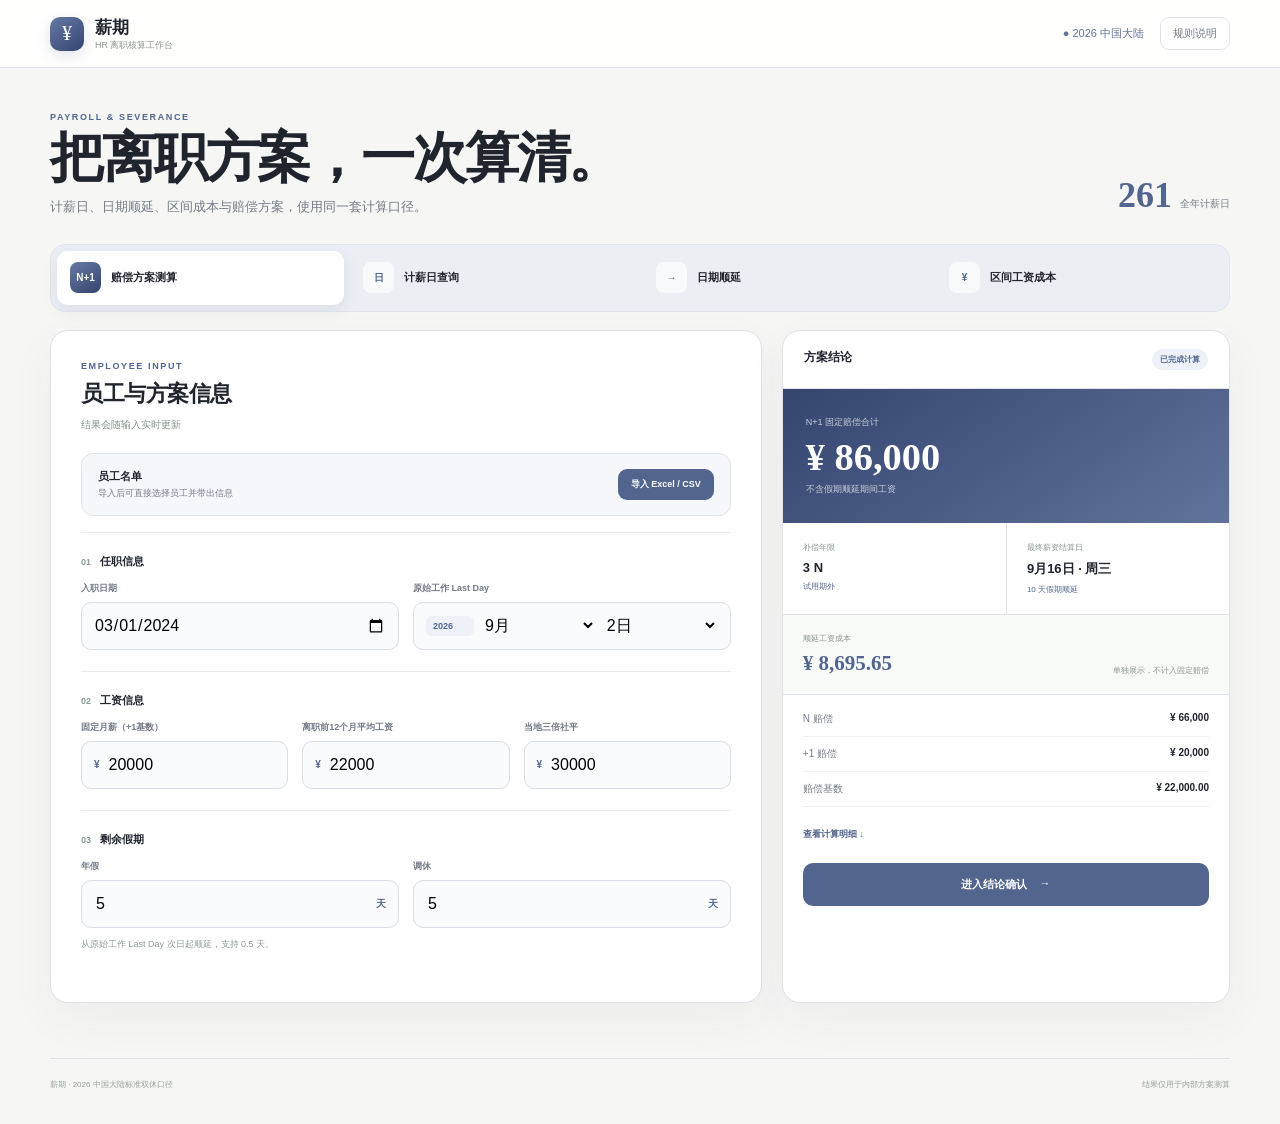
<file: index.html>
<!DOCTYPE html><html lang="zh-CN"><head><meta charSet="utf-8"/><meta name="viewport" content="width=device-width, initial-scale=1"/><link rel="stylesheet" href="/_next/static/chunks/0svtv0v7cp5e1.css" data-precedence="next"/><link rel="preload" as="script" fetchPriority="low" href="/_next/static/chunks/0ht900cau6_ur.js"/><script src="/_next/static/chunks/0vqnltl8sl3p_.js" async=""></script><script src="/_next/static/chunks/0.rxwb~e6m~y..js" async=""></script><script src="/_next/static/chunks/turbopack-06ykm83l72~6q.js" async=""></script><script src="/_next/static/chunks/05gg3cnw0j-03.js" async=""></script><script src="/_next/static/chunks/0k6kr~ze-.qya.js" async=""></script><script src="/_next/static/chunks/0-ldpa4u433ui.js" async=""></script><title>薪期｜发薪日查询器</title><meta name="description" content="查询每月及任意时间段内的发薪日数量和具体日期"/><script src="/_next/static/chunks/03~yq9q893hmn.js" noModule=""></script></head><body><div hidden=""><!--$--><!--/$--></div><main><header><div class="brand"><i>¥</i><b>薪期<small>HR 离职核算工作台</small></b></div><div class="head-actions"><span>● 2026 中国大陆</span><button>规则说明</button></div></header><section class="intro"><div><em>PAYROLL &amp; SEVERANCE</em><h1>把离职方案，一次算清。</h1><p>计薪日、日期顺延、区间成本与赔偿方案，使用同一套计算口径。</p></div><div><strong>261</strong><span>全年计薪日</span></div></section><nav><button class="active"><i>N+1</i><b>赔偿方案测算</b></button><button class=""><i>日</i><b>计薪日查询</b></button><button class=""><i>→</i><b>日期顺延</b></button><button class=""><i>¥</i><b>区间工资成本</b></button></nav><section class="workspace plan"><div class="card form"><div class="title"><em>EMPLOYEE INPUT</em><h2>员工与方案信息</h2><span>结果会随输入实时更新</span></div><div class="roster"><div><b>员工名单</b><span>导入后可直接选择员工并带出信息</span></div><label class="upload">导入 Excel / CSV<input type="file" accept=".xlsx,.xls,.csv"/></label></div><section class="group"><h3><i>01</i>任职信息</h3><div class="grid"><label class="field"><span>入职日期</span><input type="date" max="2026-09-02" value="2024-03-01"/></label><label class="field"><span>原始工作 Last Day</span><div class="date"><b>2026</b><select><option value="1">1<!-- -->月</option><option value="2">2<!-- -->月</option><option value="3">3<!-- -->月</option><option value="4">4<!-- -->月</option><option value="5">5<!-- -->月</option><option value="6">6<!-- -->月</option><option value="7">7<!-- -->月</option><option value="8">8<!-- -->月</option><option value="9" selected="">9<!-- -->月</option><option value="10">10<!-- -->月</option><option value="11">11<!-- -->月</option><option value="12">12<!-- -->月</option></select><select><option value="1">1<!-- -->日</option><option value="2" selected="">2<!-- -->日</option><option value="3">3<!-- -->日</option><option value="4">4<!-- -->日</option><option value="5">5<!-- -->日</option><option value="6">6<!-- -->日</option><option value="7">7<!-- -->日</option><option value="8">8<!-- -->日</option><option value="9">9<!-- -->日</option><option value="10">10<!-- -->日</option><option value="11">11<!-- -->日</option><option value="12">12<!-- -->日</option><option value="13">13<!-- -->日</option><option value="14">14<!-- -->日</option><option value="15">15<!-- -->日</option><option value="16">16<!-- -->日</option><option value="17">17<!-- -->日</option><option value="18">18<!-- -->日</option><option value="19">19<!-- -->日</option><option value="20">20<!-- -->日</option><option value="21">21<!-- -->日</option><option value="22">22<!-- -->日</option><option value="23">23<!-- -->日</option><option value="24">24<!-- -->日</option><option value="25">25<!-- -->日</option><option value="26">26<!-- -->日</option><option value="27">27<!-- -->日</option><option value="28">28<!-- -->日</option><option value="29">29<!-- -->日</option><option value="30">30<!-- -->日</option></select></div></label></div></section><section class="group"><h3><i>02</i>工资信息</h3><div class="grid three"><label class="field"><span>固定月薪（+1基数）</span><div class="input"><span>¥</span><input type="number" min="0" step="100" value="20000"/></div></label><label class="field"><span>离职前12个月平均工资</span><div class="input"><span>¥</span><input type="number" min="0" step="100" value="22000"/></div></label><label class="field"><span>当地三倍社平</span><div class="input"><span>¥</span><input type="number" min="0" step="100" value="30000"/></div></label></div></section><section class="group"><h3><i>03</i>剩余假期</h3><div class="grid"><label class="field"><span>年假</span><div class="input"><input type="number" min="0" step="0.5" value="5"/><span>天</span></div></label><label class="field"><span>调休</span><div class="input"><input type="number" min="0" step="0.5" value="5"/><span>天</span></div></label></div><p class="hint">从原始工作 Last Day 次日起顺延，支持 0.5 天。</p></section></div><aside class="card summary"><div class="summary-head"><b>方案结论</b><span>已完成计算</span></div><div class="total"><small>N+1 固定赔偿合计</small><strong>¥ 86,000</strong><em>不含假期顺延期间工资</em></div><div class="keys"><div><small>补偿年限</small><b>3<!-- --> N</b><em>试用期外</em></div><div><small>最终薪资结算日</small><b>9月16日 · 周三</b><em>10<!-- --> 天假期顺延</em></div></div><div class="extend"><div><small>顺延工资成本</small><strong>¥ 8,695.65</strong></div><span>单独展示，不计入固定赔偿</span></div><div class="lines"><p><span>N 赔偿</span><b>¥ 66,000</b></p><p><span>+1 赔偿</span><b>¥ 20,000</b></p><p><span>赔偿基数</span><b>¥ 22,000.00</b></p></div><button class="more">查看<!-- -->计算明细 <!-- -->↓</button><button class="primary confirm-go">进入结论确认 <span>→</span></button></aside></section><footer><span>薪期 · 2026 中国大陆标准双休口径</span><span>结果仅用于内部方案测算</span></footer></main><!--$--><!--/$--><script src="/_next/static/chunks/0ht900cau6_ur.js" id="_R_" async=""></script><script>(self.__next_f=self.__next_f||[]).push([0])</script><script>self.__next_f.push([1,"1:\"$Sreact.fragment\"\n2:I[39756,[\"/_next/static/chunks/05gg3cnw0j-03.js\",\"/_next/static/chunks/0k6kr~ze-.qya.js\"],\"default\"]\n3:I[37457,[\"/_next/static/chunks/05gg3cnw0j-03.js\",\"/_next/static/chunks/0k6kr~ze-.qya.js\"],\"default\"]\n4:I[47257,[\"/_next/static/chunks/05gg3cnw0j-03.js\",\"/_next/static/chunks/0k6kr~ze-.qya.js\"],\"ClientPageRoot\"]\n5:I[31713,[\"/_next/static/chunks/05gg3cnw0j-03.js\",\"/_next/static/chunks/0k6kr~ze-.qya.js\",\"/_next/static/chunks/0-ldpa4u433ui.js\"],\"default\"]\n8:I[97367,[\"/_next/static/chunks/05gg3cnw0j-03.js\",\"/_next/static/chunks/0k6kr~ze-.qya.js\"],\"OutletBoundary\"]\n9:\"$Sreact.suspense\"\nb:I[97367,[\"/_next/static/chunks/05gg3cnw0j-03.js\",\"/_next/static/chunks/0k6kr~ze-.qya.js\"],\"ViewportBoundary\"]\nd:I[97367,[\"/_next/static/chunks/05gg3cnw0j-03.js\",\"/_next/static/chunks/0k6kr~ze-.qya.js\"],\"MetadataBoundary\"]\nf:I[68027,[\"/_next/static/chunks/05gg3cnw0j-03.js\",\"/_next/static/chunks/0k6kr~ze-.qya.js\"],\"default\",1]\n:HL[\"/_next/static/chunks/0svtv0v7cp5e1.css\",\"style\"]\n"])</script><script>self.__next_f.push([1,"0:{\"P\":null,\"c\":[\"\",\"\"],\"q\":\"\",\"i\":false,\"f\":[[[\"\",{\"children\":[\"__PAGE__\",{}]},\"$undefined\",\"$undefined\",16],[[\"$\",\"$1\",\"c\",{\"children\":[[[\"$\",\"link\",\"0\",{\"rel\":\"stylesheet\",\"href\":\"/_next/static/chunks/0svtv0v7cp5e1.css\",\"precedence\":\"next\",\"crossOrigin\":\"$undefined\",\"nonce\":\"$undefined\"}],[\"$\",\"script\",\"script-0\",{\"src\":\"/_next/static/chunks/05gg3cnw0j-03.js\",\"async\":true,\"nonce\":\"$undefined\"}],[\"$\",\"script\",\"script-1\",{\"src\":\"/_next/static/chunks/0k6kr~ze-.qya.js\",\"async\":true,\"nonce\":\"$undefined\"}]],[\"$\",\"html\",null,{\"lang\":\"zh-CN\",\"children\":[\"$\",\"body\",null,{\"children\":[\"$\",\"$L2\",null,{\"parallelRouterKey\":\"children\",\"error\":\"$undefined\",\"errorStyles\":\"$undefined\",\"errorScripts\":\"$undefined\",\"template\":[\"$\",\"$L3\",null,{}],\"templateStyles\":\"$undefined\",\"templateScripts\":\"$undefined\",\"notFound\":[[[\"$\",\"title\",null,{\"children\":\"404: This page could not be found.\"}],[\"$\",\"div\",null,{\"style\":{\"fontFamily\":\"system-ui,\\\"Segoe UI\\\",Roboto,Helvetica,Arial,sans-serif,\\\"Apple Color Emoji\\\",\\\"Segoe UI Emoji\\\"\",\"height\":\"100vh\",\"textAlign\":\"center\",\"display\":\"flex\",\"flexDirection\":\"column\",\"alignItems\":\"center\",\"justifyContent\":\"center\"},\"children\":[\"$\",\"div\",null,{\"children\":[[\"$\",\"style\",null,{\"dangerouslySetInnerHTML\":{\"__html\":\"body{color:#000;background:#fff;margin:0}.next-error-h1{border-right:1px solid rgba(0,0,0,.3)}@media (prefers-color-scheme:dark){body{color:#fff;background:#000}.next-error-h1{border-right:1px solid rgba(255,255,255,.3)}}\"}}],[\"$\",\"h1\",null,{\"className\":\"next-error-h1\",\"style\":{\"display\":\"inline-block\",\"margin\":\"0 20px 0 0\",\"padding\":\"0 23px 0 0\",\"fontSize\":24,\"fontWeight\":500,\"verticalAlign\":\"top\",\"lineHeight\":\"49px\"},\"children\":404}],[\"$\",\"div\",null,{\"style\":{\"display\":\"inline-block\"},\"children\":[\"$\",\"h2\",null,{\"style\":{\"fontSize\":14,\"fontWeight\":400,\"lineHeight\":\"49px\",\"margin\":0},\"children\":\"This page could not be found.\"}]}]]}]}]],[]],\"forbidden\":\"$undefined\",\"unauthorized\":\"$undefined\"}]}]}]]}],{\"children\":[[\"$\",\"$1\",\"c\",{\"children\":[[\"$\",\"$L4\",null,{\"Component\":\"$5\",\"serverProvidedParams\":{\"searchParams\":{},\"params\":{},\"promises\":[\"$@6\",\"$@7\"]}}],[[\"$\",\"script\",\"script-0\",{\"src\":\"/_next/static/chunks/0-ldpa4u433ui.js\",\"async\":true,\"nonce\":\"$undefined\"}]],[\"$\",\"$L8\",null,{\"children\":[\"$\",\"$9\",null,{\"name\":\"Next.MetadataOutlet\",\"children\":\"$@a\"}]}]]}],{},null,false,null]},null,false,null],[\"$\",\"$1\",\"h\",{\"children\":[null,[\"$\",\"$Lb\",null,{\"children\":\"$Lc\"}],[\"$\",\"div\",null,{\"hidden\":true,\"children\":[\"$\",\"$Ld\",null,{\"children\":[\"$\",\"$9\",null,{\"name\":\"Next.Metadata\",\"children\":\"$Le\"}]}]}],null]}],false]],\"m\":\"$undefined\",\"G\":[\"$f\",[[\"$\",\"link\",\"0\",{\"rel\":\"stylesheet\",\"href\":\"/_next/static/chunks/0svtv0v7cp5e1.css\",\"precedence\":\"next\",\"crossOrigin\":\"$undefined\",\"nonce\":\"$undefined\"}]]],\"S\":true,\"h\":null,\"s\":\"$undefined\",\"l\":\"$undefined\",\"p\":\"$undefined\",\"d\":\"$undefined\",\"b\":\"PnPjlHH2ZdDYNELIO3wQD\"}\n"])</script><script>self.__next_f.push([1,"6:{}\n7:\"$0:f:0:1:1:children:0:props:children:0:props:serverProvidedParams:params\"\n"])</script><script>self.__next_f.push([1,"c:[[\"$\",\"meta\",\"0\",{\"charSet\":\"utf-8\"}],[\"$\",\"meta\",\"1\",{\"name\":\"viewport\",\"content\":\"width=device-width, initial-scale=1\"}]]\n"])</script><script>self.__next_f.push([1,"a:null\ne:[[\"$\",\"title\",\"0\",{\"children\":\"薪期｜发薪日查询器\"}],[\"$\",\"meta\",\"1\",{\"name\":\"description\",\"content\":\"查询每月及任意时间段内的发薪日数量和具体日期\"}]]\n"])</script></body></html>
</file>
<file: _next/static/chunks/0svtv0v7cp5e1.css>
:root{--ink:#20242d;--muted:#747a86;--green:#52658f;--dark:#34456f;--mint:#eef1f7;--line:#dfe2e8;--bg:#f6f6f4;--orange:#b86b43}*{box-sizing:border-box}body{background:var(--bg);color:var(--ink);margin:0;font-family:Inter,Arial,PingFang SC,Microsoft YaHei,sans-serif}button,input,select{font:inherit}button{color:inherit;cursor:pointer}header{border-bottom:1px solid var(--line);-webkit-backdrop-filter:blur(14px);backdrop-filter:blur(14px);z-index:5;background:#ffffffea;justify-content:space-between;align-items:center;height:68px;padding:0 max(24px,50vw - 590px);display:flex;position:sticky;top:0}.brand{align-items:center;gap:11px;display:flex}.brand>i{background:linear-gradient(145deg,#6679a5,var(--dark));color:#fff;border-radius:10px;place-items:center;width:34px;height:34px;font:20px Georgia;display:grid;box-shadow:0 5px 14px #34456f25}.brand>b{font-size:17px;display:grid}.brand small{color:#89958e;font-size:9px;font-weight:500}.head-actions{color:var(--muted);align-items:center;gap:16px;font-size:11px;display:flex}.head-actions span{color:#66749a}.head-actions button{border:1px solid var(--line);background:#fff;border-radius:9px;padding:8px 12px}.rule{color:#776953;background:#fffaf2;border:1px solid #eadfcd;border-radius:11px;max-width:1180px;margin:12px auto 0;padding:13px 16px;font-size:11px}.rule b{color:#985524;margin-right:10px}.intro{justify-content:space-between;align-items:end;max-width:1180px;margin:auto;padding:44px 0 28px;display:flex}.intro em,.title em{color:var(--green);letter-spacing:.18em;margin-bottom:8px;font-size:9px;font-style:normal;font-weight:800;display:block}.intro h1{letter-spacing:-.04em;margin:0 0 11px;font:700 clamp(36px,4.6vw,54px)/1.05 Georgia,Songti SC,serif}.intro p{color:var(--muted);margin:0;font-size:13px}.intro>div:last-child{align-items:baseline;gap:8px;display:flex}.intro>div:last-child strong{color:var(--green);font:700 36px Georgia}.intro>div:last-child span{color:var(--muted);font-size:10px}nav{background:#ebeef3;border:1px solid #e2e5eb;border-radius:15px;grid-template-columns:repeat(4,minmax(0,1fr));grid-auto-rows:54px;gap:6px;max-width:1180px;margin:0 auto 18px;padding:6px;display:grid}nav button{text-align:left;background:0 0;border:0;border-radius:11px;align-items:center;gap:10px;width:100%;height:54px;padding:10px 13px;display:flex}nav button i{width:31px;height:31px;color:var(--green);background:#ffffffa8;border-radius:8px;flex:0 0 31px;place-items:center;font-size:10px;font-style:normal;font-weight:800;display:grid}nav button b{font-size:11px}nav button.active{background:#fff;box-shadow:0 5px 16px #34456f16}nav button.active i{background:linear-gradient(145deg,#6679a5,var(--dark));color:#fff}.workspace{max-width:1180px;margin:0 auto 55px}.workspace.plan{grid-template-columns:minmax(0,1.35fr) minmax(390px,.85fr);align-items:stretch;gap:20px;display:grid}.workspace.two{grid-template-columns:minmax(0,1.15fr) minmax(360px,.85fr);align-items:stretch;gap:20px;display:grid}.workspace.solo{max-width:1180px}.workspace>.card{height:100%}.workspace.two>.card{min-height:475px}.workspace.solo>.card{min-height:360px}.workspace.solo>.card>.grid{max-width:900px}.card{border:1px solid var(--line);background:#fff;border-radius:18px;box-shadow:0 16px 45px #35425e0d}.form{padding:30px}.title{margin-bottom:24px}.title h2{letter-spacing:-.02em;margin:0 0 5px;font-size:22px}.title>span{color:#859188;font-size:10px}.group{border-top:1px solid #e8eaf0;padding:21px 0}.group h3{margin:0 0 13px;font-size:11px}.group h3 i{color:#8ca097;margin-right:9px;font-size:9px;font-style:normal}.grid{grid-template-columns:repeat(2,minmax(0,1fr));gap:14px;display:grid}.grid.three{grid-template-columns:repeat(3,minmax(0,1fr))}.field{gap:7px;min-width:0;display:grid}.field>span{color:var(--muted);font-size:9px;font-weight:700}.field>input,.input,.date{background:#fafbfc;border:1px solid #d9dde5;border-radius:10px;outline:0;width:100%;height:48px;padding:0 12px}.field>input:focus,.input:focus-within,.date:focus-within{border-color:var(--green);background:#fff;box-shadow:0 0 0 3px #17634816}.input{align-items:center;gap:7px;display:flex}.date{grid-template-columns:48px minmax(0,1fr) minmax(0,1fr);align-items:center;gap:7px;display:grid}.input input{background:0 0;border:0;outline:0;width:100%;min-width:0}.input span{color:var(--green);font-size:10px;font-weight:800}.date b{background:var(--mint);color:var(--green);border-radius:6px;padding:5px 7px;font-size:9px}.date select{background:0 0;border:0;outline:0;width:100%;min-width:0}.hint{color:#909b94;margin:10px 0 0;font-size:9px}.summary{overflow:hidden}.summary-head{border-bottom:1px solid var(--line);justify-content:space-between;padding:18px 21px;font-size:12px;display:flex}.summary-head span{background:var(--mint);color:var(--green);border-radius:99px;padding:5px 8px;font-size:8px;font-weight:800}.total{color:#fff;background:linear-gradient(145deg,#34456f,#60739d);padding:27px 23px}.total small,.total em{opacity:.72;font-size:9px;font-style:normal;display:block}.total strong{margin:9px 0 7px;font:700 clamp(30px,3vw,42px)/1 Georgia;display:block}.keys{border-bottom:1px solid var(--line);grid-template-columns:1fr 1fr;display:grid}.keys>div{padding:19px 20px}.keys>div+div{border-left:1px solid var(--line)}.keys small,.extend small{color:#89948d;margin-bottom:7px;font-size:8px;display:block}.keys b{font-size:13px;display:block}.keys em{color:var(--green);margin-top:6px;font-size:8px;font-style:normal;display:block}.extend{border-bottom:1px solid var(--line);background:#f8faf8;justify-content:space-between;align-items:end;padding:18px 20px;display:flex}.extend strong{color:var(--green);font:700 21px Georgia}.extend>span{color:#89948d;font-size:8px}.lines{padding:7px 20px}.lines p{border-bottom:1px solid #edf1ee;justify-content:space-between;margin:0;padding:10px 0;font-size:10px;display:flex}.lines span{color:var(--muted)}.more{width:100%;color:var(--green);background:#fff;border:0;justify-content:space-between;padding:14px 20px;font-size:9px;font-weight:800;display:flex}.details{border-top:1px solid var(--line);background:#fbfcfb;padding:5px 20px 17px}.details p{color:#68766d;margin:9px 0;font-size:9px;line-height:1.55}.details b{color:var(--ink)}.details.standalone{border:1px solid var(--line);border-radius:11px;margin-top:15px}.primary{background:var(--green);color:#fff;border:0;border-radius:10px;justify-content:center;gap:12px;width:100%;margin-top:16px;padding:14px 17px;font-size:11px;font-weight:800;display:flex}.primary:hover{background:var(--dark)}.result{color:#fff;background:linear-gradient(145deg,#34456f,#60739d);border-radius:13px;margin-top:18px;padding:24px}.result small,.result span{opacity:.72;font-size:9px;display:block}.result strong{margin:8px 0;font:700 37px Georgia;display:block}.months{grid-template-columns:repeat(4,1fr);gap:7px;margin-bottom:17px;display:grid}.months button{border:1px solid var(--line);color:var(--muted);background:#fbfcfb;border-radius:8px;padding:8px 3px;font-size:9px}.months button b{color:var(--ink);font:700 17px Georgia;display:block}.months button.active{background:var(--green);border-color:var(--green);color:#fff}.months button.active b{color:#fff}.chips{flex-wrap:wrap;gap:6px;max-height:320px;margin-top:15px;display:flex;overflow:auto}.chips span{background:var(--mint);color:var(--green);border-radius:6px;padding:6px 8px;font-size:9px}.chips span.holiday{color:var(--orange);background:#fff0e4}footer{border-top:1px solid var(--line);color:#96a199;justify-content:space-between;max-width:1180px;margin:auto;padding:20px 0 34px;font-size:8px;display:flex}@media (max-width:820px){header,.intro,nav,.workspace,.rule,footer{margin-left:16px;margin-right:16px}header{padding:0}.workspace.plan,.workspace.two{grid-template-columns:1fr}.workspace>.card,.workspace.two>.card,.workspace.solo>.card{height:auto;min-height:0}.grid.three{grid-template-columns:1fr 1fr}.intro>div:last-child{display:none}nav{grid-auto-rows:52px}nav button{justify-content:center;height:52px}nav button b{display:none}}@media (max-width:520px){.head-actions span{display:none}.intro{padding-top:30px}.intro h1{font-size:35px}.intro p{font-size:11px;line-height:1.6}.grid,.grid.three{grid-template-columns:1fr}.form{padding:21px}.keys{grid-template-columns:1fr}.keys>div+div{border-left:0;border-top:1px solid var(--line)}.extend{flex-direction:column;align-items:flex-start;gap:8px}.total strong{font-size:32px}footer{flex-direction:column;gap:10px}}.roster{background:#f6f7fa;border:1px solid #dfe3eb;border-radius:12px;justify-content:space-between;align-items:center;gap:14px;margin:-3px 0 16px;padding:15px 16px;display:flex}.roster>div{gap:3px;display:grid}.roster b{font-size:11px}.roster span,.import-msg{color:var(--muted);font-size:9px}.upload{background:var(--green);color:#fff;white-space:nowrap;cursor:pointer;border-radius:9px;padding:9px 13px;font-size:9px;font-weight:800}.upload input{display:none}.import-msg{color:var(--green);margin:-8px 0 13px}.person-select{background:#fafbfc;border:1px solid #d9dde5;border-radius:10px;outline:0;width:100%;height:48px;margin-bottom:18px;padding:0 12px}.person-select:focus{border-color:var(--green);box-shadow:0 0 0 3px #52658f16}@media (max-width:520px){.roster{flex-direction:column;align-items:flex-start}.upload{text-align:center;width:100%}}.confirm-go{width:calc(100% - 40px);margin:8px 20px 20px}.agreement-page{padding-top:8px}.confirm-title{align-items:flex-start;gap:18px;margin-bottom:18px;display:flex}.confirm-title>button{border:1px solid var(--line);height:38px;color:var(--green);background:#fff;border-radius:10px;padding:0 14px;font-size:10px;font-weight:800}.confirm-title em{color:var(--green);letter-spacing:.18em;margin:2px 0 7px;font-size:9px;font-style:normal;font-weight:800;display:block}.confirm-title h2{letter-spacing:-.03em;margin:0 0 5px;font-size:25px}.confirm-title p{color:var(--muted);margin:0;font-size:11px}.confirm-grid{grid-template-columns:minmax(320px,.78fr) minmax(0,1.22fr);align-items:start;gap:20px;display:grid}.confirm-grid>.card{height:auto}.agreement-fields h3,.confirm-grid>.form>h3{margin:0 0 20px;font-size:15px}.conclusion{grid-template-columns:repeat(2,minmax(0,1fr));gap:10px;display:grid}.conclusion>div{background:#fafbfc;border:1px solid #e5e7ed;border-radius:11px;flex-direction:column;justify-content:space-between;gap:8px;min-height:74px;padding:14px;display:flex}.conclusion span{color:var(--muted);font-size:9px}.conclusion b{font-size:12px}.conclusion strong{color:var(--green);font:700 23px Georgia}.conclusion .wide{grid-column:1/-1}.conclusion .muted{background:#f2f4f8;min-height:64px}.agreement-fields h4{border-top:1px solid var(--line);margin:23px 0 13px;padding-top:20px;font-size:11px}.agreement-fields textarea{resize:vertical;min-height:92px;font:inherit;background:#fafbfc;border:1px solid #d9dde5;border-radius:10px;outline:0;padding:12px;line-height:1.6}.agreement-fields textarea:focus{border-color:var(--green);background:#fff;box-shadow:0 0 0 3px #52658f16}.agreement-fields .full{margin-top:14px}.check{color:#5c6472;align-items:center;gap:8px;margin-top:18px;font-size:10px;display:flex}.check input{accent-color:var(--green)}.check.confirm{background:var(--mint);color:var(--ink);border-radius:10px;margin-top:22px;padding:14px;font-weight:700}.repurchase{border:1px solid var(--line);background:#fafbfc;border-radius:12px;margin-top:13px;padding:16px}.agreement-fields .primary:disabled{cursor:not-allowed;background:#aeb5c3}.error{color:#a74737;margin:11px 0 0;font-size:10px}.privacy{text-align:center;color:var(--muted);margin:10px 0 0;font-size:9px}@media (max-width:900px){.confirm-grid{grid-template-columns:1fr}.agreement-page{padding-top:0}}@media (max-width:520px){.confirm-title{gap:12px;display:grid}.confirm-title>button{width:max-content}.conclusion{grid-template-columns:1fr}.conclusion .wide{grid-column:auto}.confirm-go{width:calc(100% - 28px);margin-left:14px;margin-right:14px}}.template-upload{color:var(--muted);cursor:pointer;background:#f5f7fb;border:1px dashed #aeb7c8;border-radius:11px;justify-content:space-between;align-items:center;gap:14px;margin:-4px 0 18px;padding:14px 15px;font-size:10px;display:flex}.template-upload b{background:var(--green);color:#fff;white-space:nowrap;border-radius:8px;padding:7px 10px;font-size:9px}.template-upload input{display:none}.asset-heading{border-top:1px solid var(--line);justify-content:space-between;align-items:center;margin-top:23px;padding-top:20px;display:flex}.asset-heading h4{border:0;margin:0;padding:0}.asset-heading button{color:var(--green);background:#fff;border:1px solid #cdd3df;border-radius:8px;padding:7px 10px;font-size:9px;font-weight:800}.asset-list{gap:10px;margin-top:13px;display:grid}.asset-row{background:#fafbfc;border:1px solid #e1e4eb;border-radius:11px;grid-template-columns:minmax(0,1fr) auto;align-items:end;gap:10px;padding:13px;display:grid}.remove-asset{color:#a55b51;background:0 0;border:0;height:48px;padding:0 10px;font-size:9px}@media (max-width:620px){.asset-row{grid-template-columns:1fr}.remove-asset{justify-self:end;height:30px}}.asset-paste{margin-top:13px}.asset-paste textarea{min-height:132px}.asset-preview{background:#fafbfc;border:1px solid #e1e4eb;border-radius:11px;margin-top:10px;padding:13px 14px}.asset-preview>b{color:var(--green);margin-bottom:6px;font-size:9px;display:block}.asset-preview p{border-top:1px solid #e8eaf0;grid-template-columns:minmax(0,1fr) auto;gap:12px;margin:0;padding:7px 0;font-size:9px;display:grid}.asset-preview span{overflow-wrap:anywhere}.asset-preview em{color:var(--muted);font-style:normal}.reason-fields{margin-top:14px}
</file>
